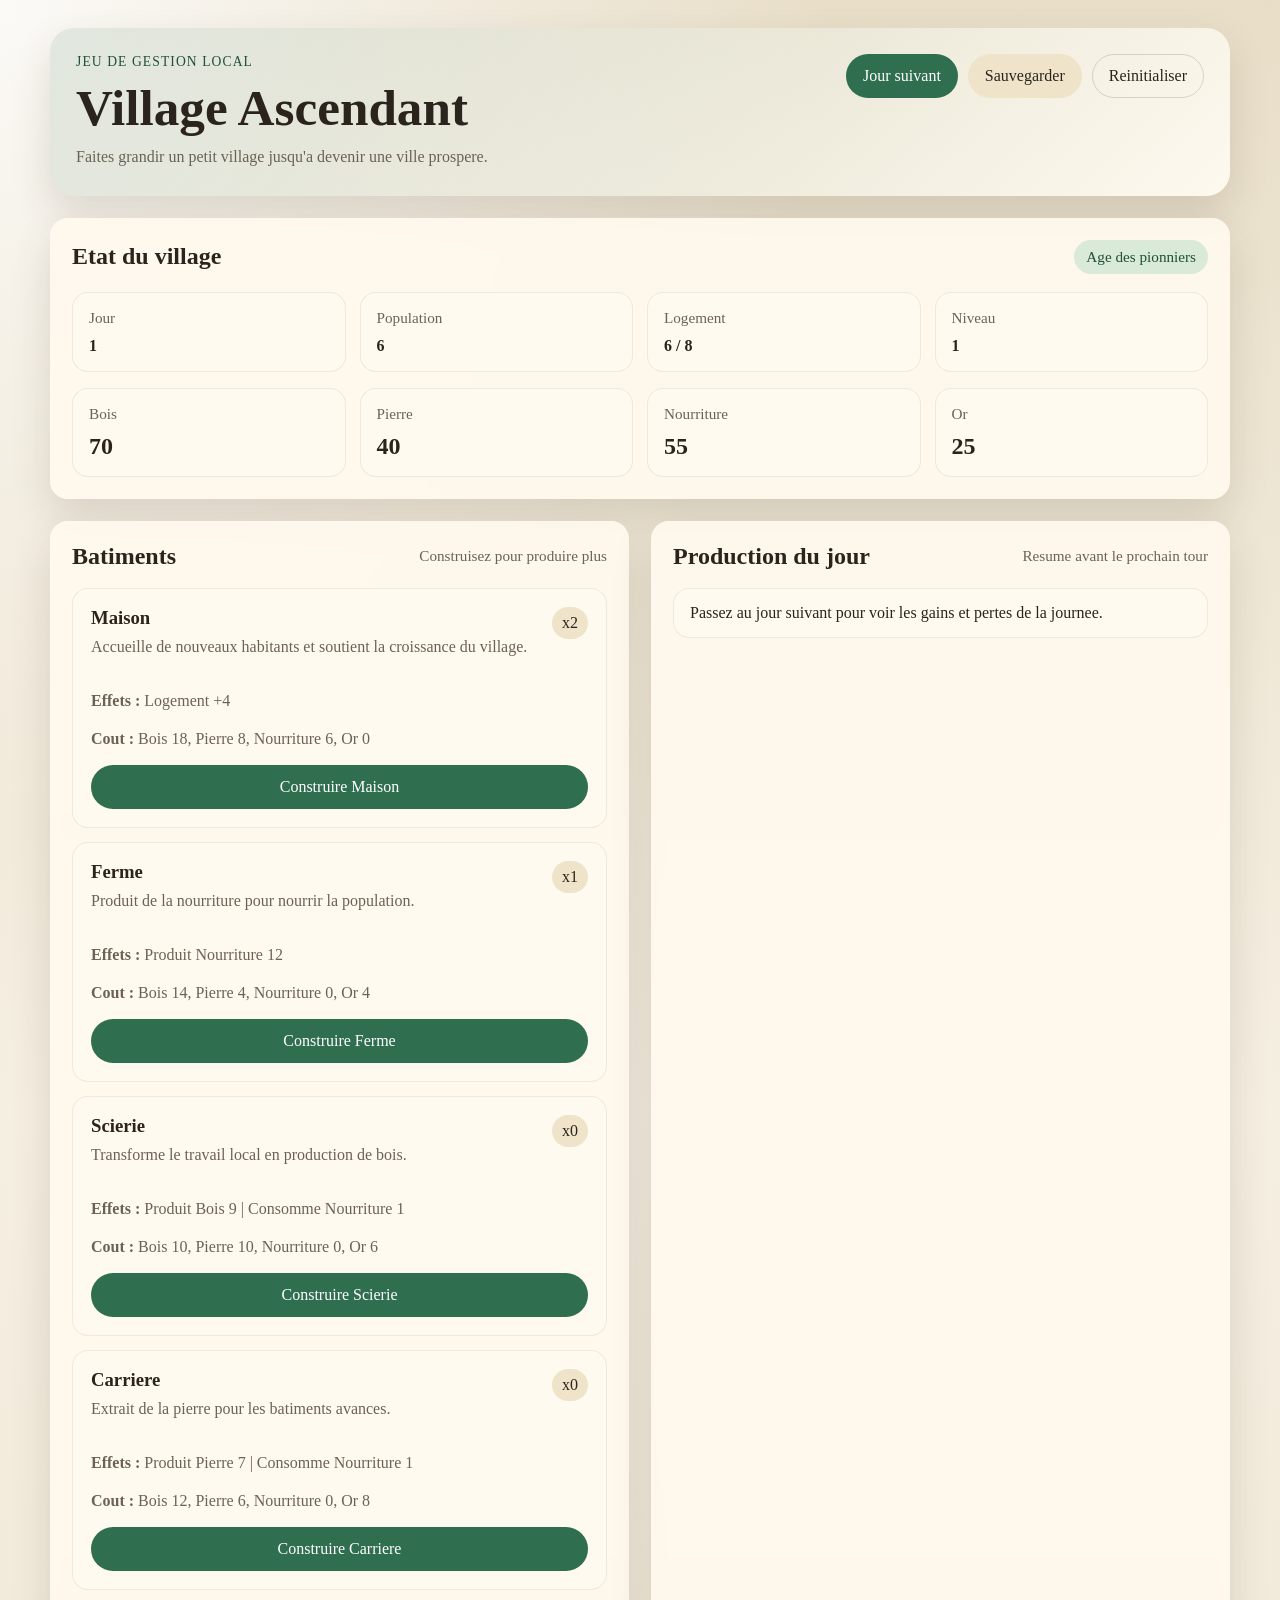
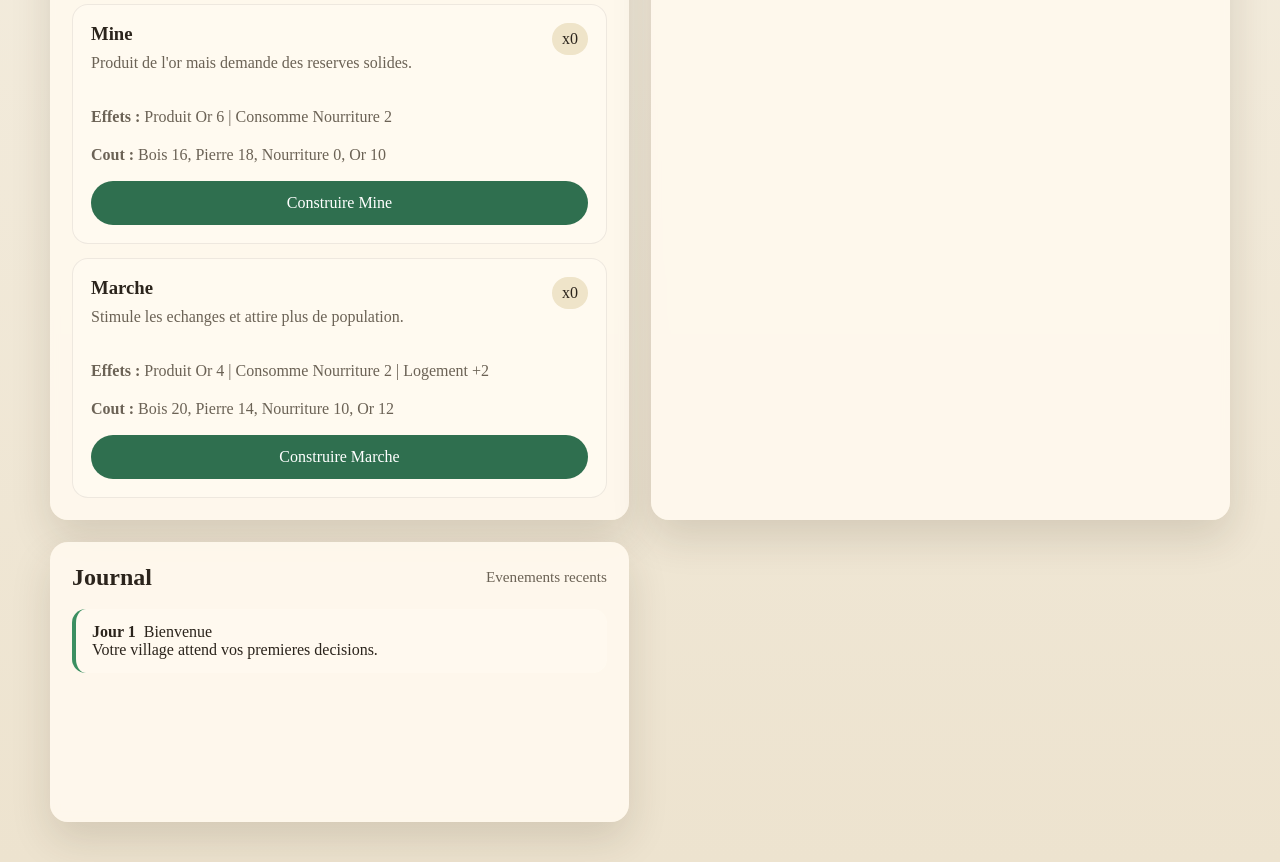
<file: jeux/index.html>
<!DOCTYPE html>
<html lang="fr">
<head>
  <meta charset="UTF-8">
  <meta name="viewport" content="width=device-width, initial-scale=1.0">
  <title>Village Ascendant</title>
  <link rel="stylesheet" href="style.css">
</head>
<body>
  <div class="app">
    <header class="hero">
      <div>
        <p class="eyebrow">Jeu de gestion local</p>
        <h1>Village Ascendant</h1>
        <p class="subtitle">
          Faites grandir un petit village jusqu'a devenir une ville prospere.
        </p>
      </div>
      <div class="hero-actions">
        <button id="next-day-btn" class="primary-button">Jour suivant</button>
        <button id="save-btn" class="secondary-button">Sauvegarder</button>
        <button id="reset-btn" class="ghost-button">Reinitialiser</button>
      </div>
    </header>

    <main class="layout">
      <section class="panel summary-panel">
        <div class="panel-title-row">
          <h2>Etat du village</h2>
          <span id="age-badge" class="badge">Age des pionniers</span>
        </div>
        <div class="stats-grid">
          <article class="stat-card">
            <span class="stat-label">Jour</span>
            <strong id="day-value">1</strong>
          </article>
          <article class="stat-card">
            <span class="stat-label">Population</span>
            <strong id="population-value">0</strong>
          </article>
          <article class="stat-card">
            <span class="stat-label">Logement</span>
            <strong id="housing-value">0</strong>
          </article>
          <article class="stat-card">
            <span class="stat-label">Niveau</span>
            <strong id="level-value">1</strong>
          </article>
        </div>
        <div id="resource-grid" class="resource-grid"></div>
      </section>

      <section class="panel">
        <div class="panel-title-row">
          <h2>Batiments</h2>
          <span class="hint">Construisez pour produire plus</span>
        </div>
        <div id="buildings-list" class="building-list"></div>
      </section>

      <section class="panel">
        <div class="panel-title-row">
          <h2>Production du jour</h2>
          <span class="hint">Resume avant le prochain tour</span>
        </div>
        <div id="production-summary" class="summary-list"></div>
      </section>

      <section class="panel event-panel">
        <div class="panel-title-row">
          <h2>Journal</h2>
          <span class="hint">Evenements recents</span>
        </div>
        <div id="event-log" class="event-log"></div>
      </section>
    </main>
  </div>

  <template id="building-card-template">
    <article class="building-card">
      <div class="building-header">
        <div>
          <h3 class="building-name"></h3>
          <p class="building-description"></p>
        </div>
        <span class="building-count"></span>
      </div>
      <div class="building-effects"></div>
      <div class="building-cost"></div>
      <button class="build-button">Construire</button>
    </article>
  </template>

  <script src="script.js"></script>
</body>
</html>
</file>
<file: jeux/style.css>
:root {
  --bg: #f5efe2;
  --panel: rgba(255, 249, 238, 0.92);
  --panel-strong: #fffaf0;
  --ink: #2b241c;
  --muted: #6b6255;
  --accent: #2f6f4f;
  --accent-dark: #214f39;
  --accent-soft: #d9ead8;
  --warn: #8d4b2c;
  --shadow: 0 18px 40px rgba(58, 39, 19, 0.14);
  --radius: 18px;
}

* {
  box-sizing: border-box;
}

body {
  margin: 0;
  min-height: 100vh;
  font-family: Georgia, "Times New Roman", serif;
  color: var(--ink);
  background:
    radial-gradient(circle at top left, rgba(255, 255, 255, 0.85), transparent 30%),
    linear-gradient(180deg, #e8dec8 0%, #f5efe2 45%, #ede3cf 100%);
}

button {
  font: inherit;
  cursor: pointer;
}

.app {
  width: min(1180px, calc(100% - 32px));
  margin: 0 auto;
  padding: 28px 0 40px;
}

.hero {
  display: flex;
  justify-content: space-between;
  gap: 20px;
  align-items: flex-start;
  padding: 26px;
  margin-bottom: 22px;
  border-radius: 24px;
  background: linear-gradient(135deg, rgba(47, 111, 79, 0.12), rgba(255, 250, 240, 0.96));
  box-shadow: var(--shadow);
}

.eyebrow {
  margin: 0 0 8px;
  color: var(--accent-dark);
  font-size: 0.85rem;
  letter-spacing: 0.08em;
  text-transform: uppercase;
}

h1, h2, h3, p {
  margin-top: 0;
}

h1 {
  margin-bottom: 8px;
  font-size: clamp(2rem, 4vw, 3.3rem);
}

.subtitle {
  max-width: 620px;
  margin-bottom: 0;
  color: var(--muted);
  line-height: 1.55;
}

.hero-actions {
  display: flex;
  flex-wrap: wrap;
  gap: 10px;
  justify-content: flex-end;
}

.primary-button,
.secondary-button,
.ghost-button,
.build-button {
  padding: 12px 16px;
  border-radius: 999px;
  border: 1px solid transparent;
  transition: transform 0.15s ease, background-color 0.15s ease, border-color 0.15s ease;
}

.primary-button {
  background: var(--accent);
  color: #fff;
}

.primary-button:hover,
.build-button:hover {
  transform: translateY(-1px);
  background: var(--accent-dark);
}

.secondary-button {
  background: #efe4c9;
  color: var(--ink);
}

.ghost-button {
  background: transparent;
  border-color: rgba(43, 36, 28, 0.16);
  color: var(--ink);
}

.layout {
  display: grid;
  grid-template-columns: repeat(2, minmax(0, 1fr));
  gap: 22px;
}

.panel {
  padding: 22px;
  border-radius: var(--radius);
  background: var(--panel);
  box-shadow: var(--shadow);
  backdrop-filter: blur(4px);
}

.summary-panel {
  grid-column: span 2;
}

.panel-title-row {
  display: flex;
  justify-content: space-between;
  gap: 12px;
  align-items: center;
  margin-bottom: 18px;
}

.panel-title-row h2 {
  margin-bottom: 0;
}

.badge,
.hint {
  color: var(--muted);
  font-size: 0.95rem;
}

.badge {
  padding: 8px 12px;
  border-radius: 999px;
  background: var(--accent-soft);
  color: var(--accent-dark);
}

.stats-grid,
.resource-grid,
.building-list {
  display: grid;
  gap: 14px;
}

.stats-grid {
  grid-template-columns: repeat(4, minmax(0, 1fr));
  margin-bottom: 16px;
}

.resource-grid {
  grid-template-columns: repeat(4, minmax(0, 1fr));
}

.stat-card,
.resource-card,
.building-card,
.summary-item {
  border-radius: 16px;
  background: var(--panel-strong);
  border: 1px solid rgba(43, 36, 28, 0.08);
}

.stat-card,
.resource-card {
  padding: 16px;
}

.stat-label,
.resource-label {
  display: block;
  margin-bottom: 10px;
  color: var(--muted);
  font-size: 0.95rem;
}

.resource-value {
  font-size: 1.5rem;
}

.building-card {
  padding: 18px;
}

.building-header {
  display: flex;
  justify-content: space-between;
  gap: 14px;
  align-items: flex-start;
}

.building-name {
  margin-bottom: 6px;
}

.building-description {
  color: var(--muted);
  line-height: 1.5;
}

.building-count {
  padding: 7px 10px;
  border-radius: 999px;
  background: #efe4c9;
  white-space: nowrap;
}

.building-effects,
.building-cost {
  margin: 14px 0;
  color: var(--muted);
  line-height: 1.5;
}

.build-button {
  width: 100%;
  background: var(--accent);
  color: #fff;
}

.build-button:disabled {
  cursor: not-allowed;
  background: #b8c2b7;
  transform: none;
}

.summary-list {
  display: grid;
  gap: 12px;
}

.summary-item {
  padding: 15px 16px;
}

.event-panel {
  min-height: 280px;
}

.event-log {
  display: grid;
  gap: 10px;
  max-height: 420px;
  overflow: auto;
}

.event-entry {
  padding: 14px 16px;
  border-radius: 14px;
  background: rgba(255, 250, 240, 0.9);
  border-left: 4px solid var(--accent);
}

.event-entry strong {
  display: inline-block;
  margin-right: 8px;
}

.event-entry.warning {
  border-left-color: var(--warn);
}

.event-entry.good {
  border-left-color: #3b8f61;
}

@media (max-width: 900px) {
  .layout,
  .stats-grid,
  .resource-grid {
    grid-template-columns: 1fr;
  }

  .summary-panel {
    grid-column: span 1;
  }

  .hero {
    flex-direction: column;
  }

  .hero-actions {
    justify-content: flex-start;
  }
}
</file>
